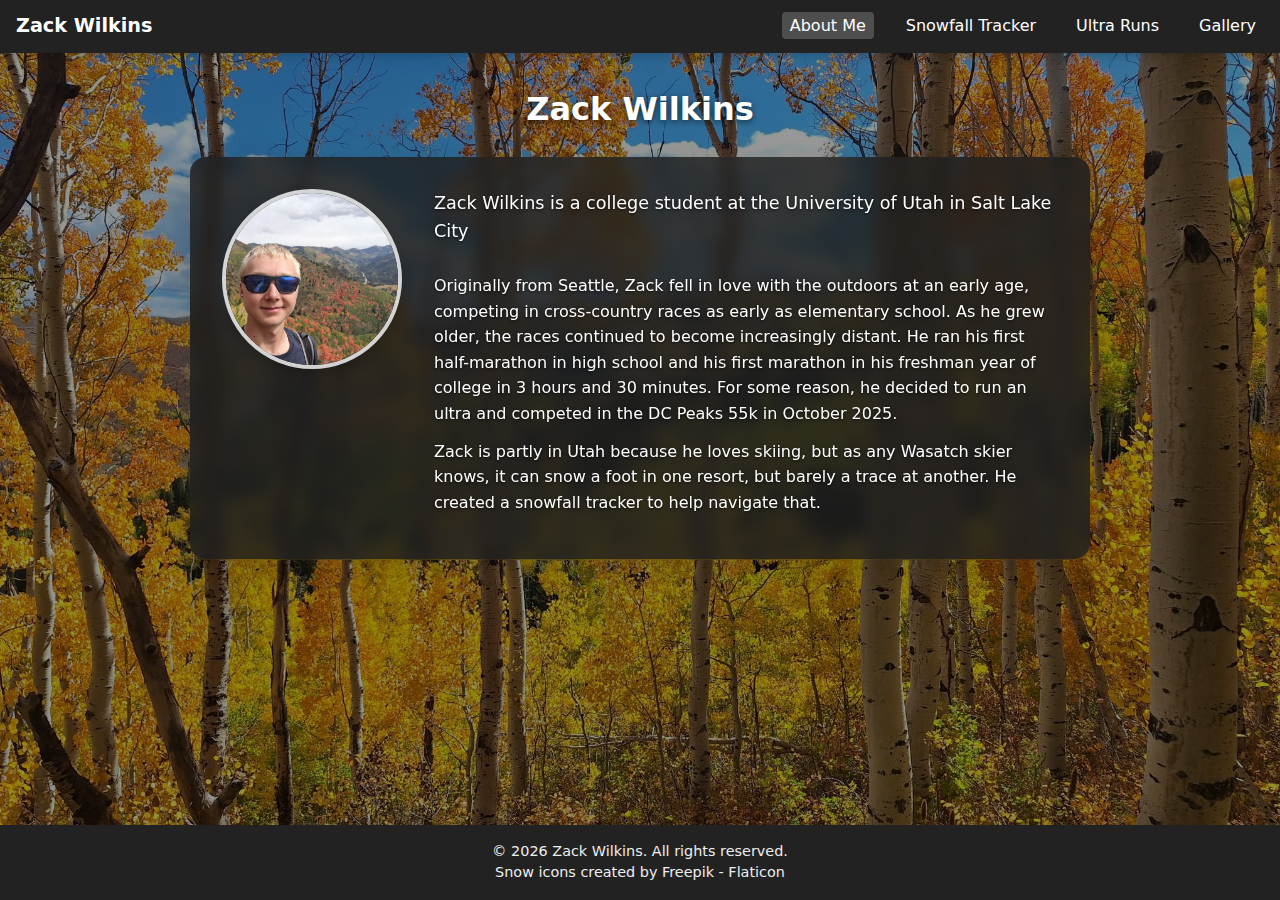
<file: index.html>
<!DOCTYPE html>
<html lang="en">
<head>
    <meta charset="UTF-8">
    <meta name="viewport" content="width=device-width, initial-scale=1.0">
    <title>Zack Wilkins</title>
    <link rel="icon" href="images/favicon.png" type="image/png">
    <link rel="stylesheet" href="styles.css">
</head>
<body class="about-bg">
    <!-- Navbar -->
    <nav class="navbar">
        <div class="nav-brand">Zack Wilkins</div>
        <button class="nav-toggle" aria-label="Toggle menu">☰</button>
        <ul class="nav-menu">
            <li><a href="index.html" class="active">About Me</a></li>
            <li><a href="snowfall.html">Snowfall Tracker</a></li>
            <li><a href="ultras.html">Ultra Runs</a></li>
            <li><a href="gallery.html">Gallery</a></li>
        </ul>
    </nav>

    <main class="container">
        <section class="about">
            <h1>Zack Wilkins</h1>

            <div class="about-card">
                <!-- Profile Image -->
                <img src="images/placeholder_profile.jpg" alt="Zack Wilkins" class="profile-img">

                <!-- Text Container -->
                <div class="about-text">
                    <!-- Intro (always visible) -->
                    <p class="intro">
                        Zack Wilkins is a college student at the University of Utah in Salt Lake City
                    </p>

                    <!-- Full Bio (appears right on desktop, below on mobile) -->
                    <div class="extra">
                        <p>
                        Originally from Seattle, Zack fell in love with the outdoors at an early age, competing in cross-country races as early as elementary school. As he grew older, the races continued to become increasingly distant. He ran his first half-marathon in high school and his first marathon in his freshman year of college in 3 hours and 30 minutes. For some reason, he decided to run an ultra and competed in the DC Peaks 55k in October 2025.
                        </p>
                        <p>
                        Zack is partly in Utah because he loves skiing, but as any Wasatch skier knows, it can snow a foot in one resort, but barely a trace at another. He created a snowfall tracker to help navigate that.
                        </p>
                        <p>
                        </p>
                    </div>
                </div>
            </div>
        </section>
    </main>

    <footer>
        <p>© <span id="year"></span> Zack Wilkins. All rights reserved.</p>        
        <a href="https://www.flaticon.com/free-icons/snow" title="snow icons">Snow icons created by Freepik - Flaticon</a>
    </footer>

    <script src="script.js"></script>
</body>
</html>
</file>
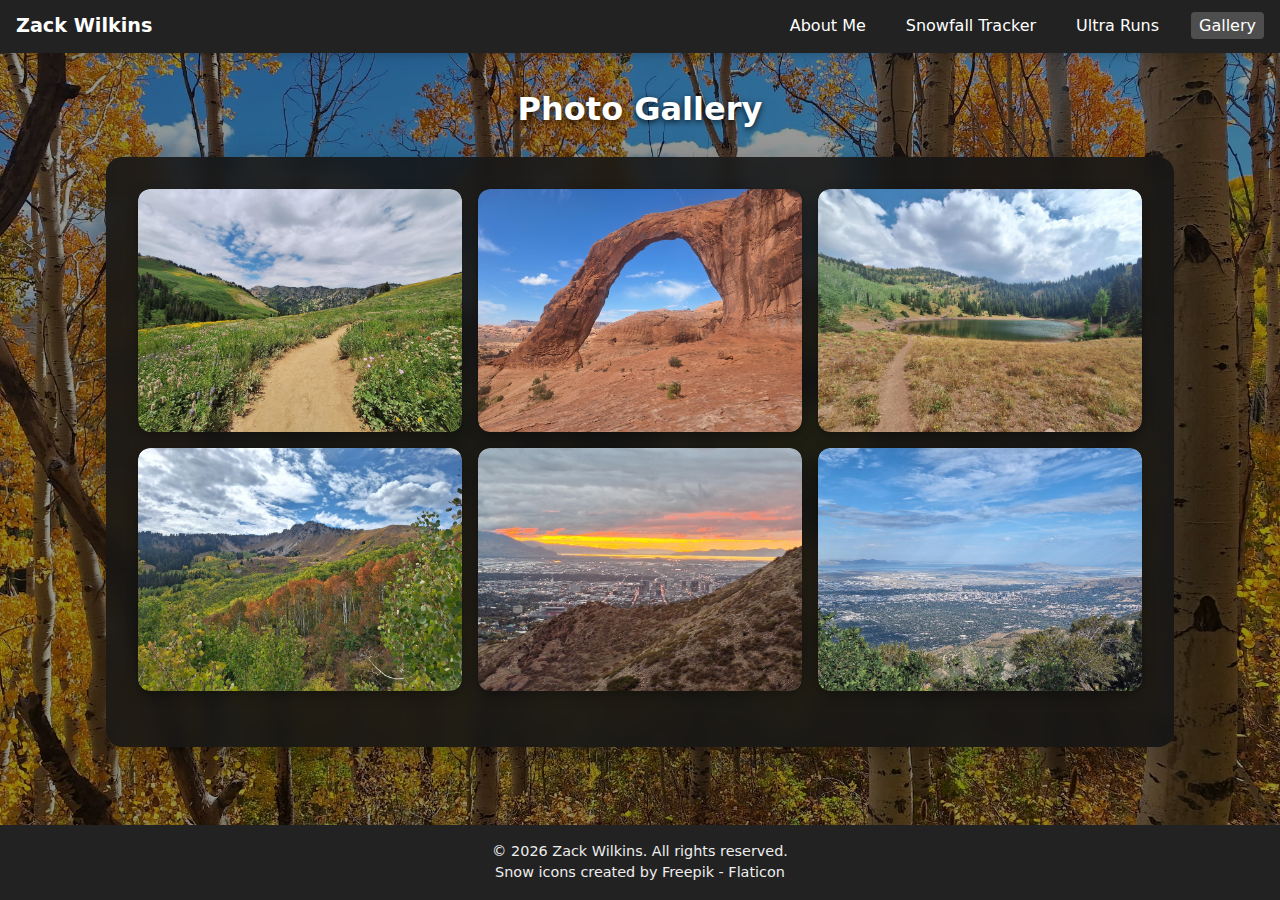
<file: gallery.html>
<!DOCTYPE html>
<html lang="en">
<head>
    <meta charset="UTF-8">
    <meta name="viewport" content="width=device-width, initial-scale=1.0">
    <title>Zack Wilkins - Gallery</title>
    <link rel="icon" href="images/favicon.png" type="image/png">
    <link rel="stylesheet" href="styles.css">
</head>
<body class="about-bg">
    <nav class="navbar">
        <div class="nav-brand">Zack Wilkins</div>
        <button class="nav-toggle" aria-label="Toggle menu">☰</button>
        <ul class="nav-menu">
            <li><a href="index.html">About Me</a></li>
            <li><a href="snowfall.html">Snowfall Tracker</a></li>
            <li><a href="ultras.html">Ultra Runs</a></li>
            <li><a href="gallery.html" class="active">Gallery</a></li>
        </ul>
    </nav>

    <main class="container">
        <section class="gallery">
            <h1>Photo Gallery</h1>

            <!-- NEW: Opaque card like About Me -->
            <div class="gallery-card">
                    <div class="gallery-grid">
                        <!-- Each image in a wrapper for caption overlay -->
                        <div class="gallery-item">
                            <a href="images/gallery/alta-summer-wildflowes.jpg" data-lightbox>
                                <img src="images/gallery/alta-summer-wildflowes.jpg" alt="Summer Wildflowers in Albion Basin at Alta" loading="lazy">
                                <div class="caption-overlay">Summer Wildflowers in Albion Basin at Alta</div>
                            </a>
                        </div>
                        <div class="gallery-item">
                            <a href="images/gallery/corona-arch.jpg" data-lightbox>
                                <img src="images/gallery/corona-arch.jpg" alt="Corona Arch Near Moab" loading="lazy">
                                <div class="caption-overlay">Corona Arch Near Moab</div>
                            </a>
                        </div>
                        <div class="gallery-item">
                            <a href="images/gallery/desolation-lake.jpg" data-lightbox>
                                <img src="images/gallery/desolation-lake.jpg" alt="Desolation Lake" loading="lazy">
                                <div class="caption-overlay">Desolation Lake</div>
                            </a>
                        </div>
                        <div class="gallery-item">
                            <a href="images/gallery/mt-raymond-fall.jpg" data-lightbox>
                                <img src="images/gallery/mt-raymond-fall.jpg" alt="Mt. Raymond with Fall Colors" loading="lazy">
                                <div class="caption-overlay">Mt. Raymond with Fall Colors</div>
                            </a>
                        </div>
                        <div class="gallery-item">
                            <a href="images/gallery/mt-wire-sunset.jpg" data-lightbox>
                                <img src="images/gallery/mt-wire-sunset.jpg" alt="Sunset from Mt. Wire" loading="lazy">
                                <div class="caption-overlay">Sunset from Mt. Wire</div>
                            </a>
                        </div>
                        <div class="gallery-item">
                            <a href="images/gallery/salt-lake-from-grandeur.jpg" data-lightbox>
                                <img src="images/gallery/salt-lake-from-grandeur.jpg" alt="Salt Lake City from Grandeur Peak" loading="lazy">
                                <div class="caption-overlay">Salt Lake City from Grandeur Peak</div>
                            </a>
                        </div>
                    </div>

                    <!-- Lightbox Overlay (hidden by default) -->
                    <div id="lightbox" class="lightbox">
                        <span class="lightbox-close">&times;</span>
                        <img class="lightbox-content" id="lightbox-img">
                    </div>
            </div>
        </section>
    </main>

    <footer>
        <p>© <span id="year"></span> Zack Wilkins. All rights reserved.</p>
        <a href="https://www.flaticon.com/free-icons/snow" title="snow icons">Snow icons created by Freepik - Flaticon</a>
    </footer>

    <script src="script.js"></script>
</body>
</html>
</file>
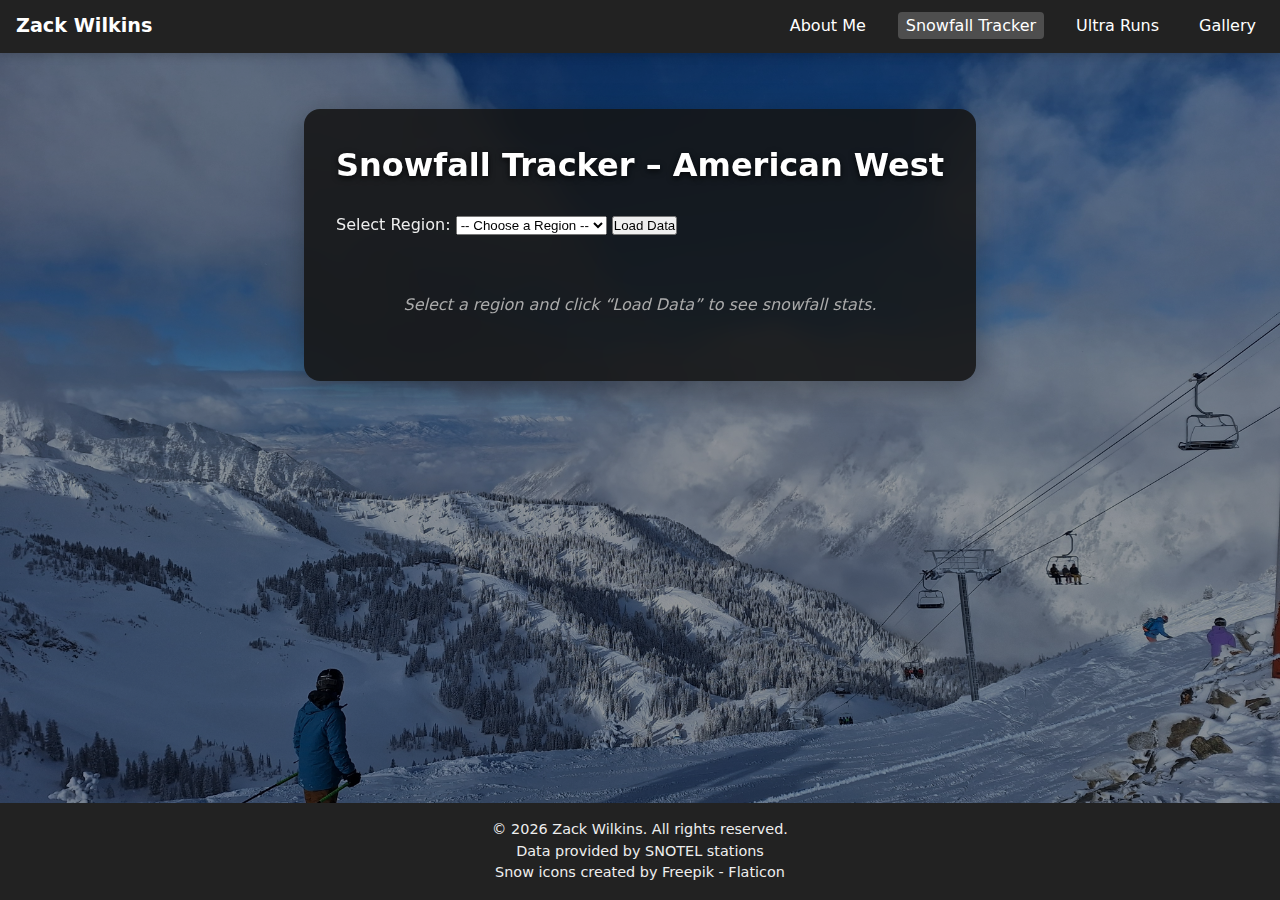
<file: snowfall.html>
<!DOCTYPE html>
<html lang="en">
<head>
    <meta charset="UTF-8">
    <meta name="viewport" content="width=device-width, initial-scale=1.0">
    <title>Zack Wilkins - Snowfall</title>
    <link rel="icon" href="images/favicon.png" type="image/png">
    <link rel="stylesheet" href="styles.css">
</head>
<body class="snowfall-bg"> <!-- NEW: snowfall-specific background class -->
    <nav class="navbar">
        <div class="nav-brand">Zack Wilkins</div>
        <button class="nav-toggle" aria-label="Toggle menu">☰</button>
        <ul class="nav-menu">
            <li><a href="index.html">About Me</a></li>
            <li><a href="snowfall.html" class="active">Snowfall Tracker</a></li>
            <li><a href="ultras.html">Ultra Runs</a></li>
            <li><a href="gallery.html">Gallery</a></li>
        </ul>
    </nav>

    <main class="container">
        <!-- NEW: Opaque card like other pages -->
        <div class="snowfall-card">
            <h1>Snowfall Tracker – American West</h1>

            <div class="controls">
                <label for="location">Select Region:</label>
                <select id="location">
                    <option value="">-- Choose a Region --</option>
                    <option value="slc">Salt Lake City, UT</option>
                    <option value="seattle">Seattle, WA</option>
                    <option value="reno">Reno-Tahoe, NV</option>
                    <option value="denver">Denver, CO</option>
                </select>
                <button id="fetch-btn">Load Data</button>
            </div>
            <div id="snowfall-results" class="results-grid">
                <!-- Cards will be injected here by JS -->
                <p class="placeholder">Select a region and click “Load Data” to see snowfall stats.</p>
            </div>
        </div>
    </main>

    <footer>
        <p>© <span id="year"></span> Zack Wilkins. All rights reserved.</p>  
        <p> Data provided by SNOTEL stations</p>      
        <a href="https://www.flaticon.com/free-icons/snow" title="snow icons">Snow icons created by Freepik - Flaticon</a>
    </footer>

    <script src="script.js"></script>
</body>
</html>
</file>
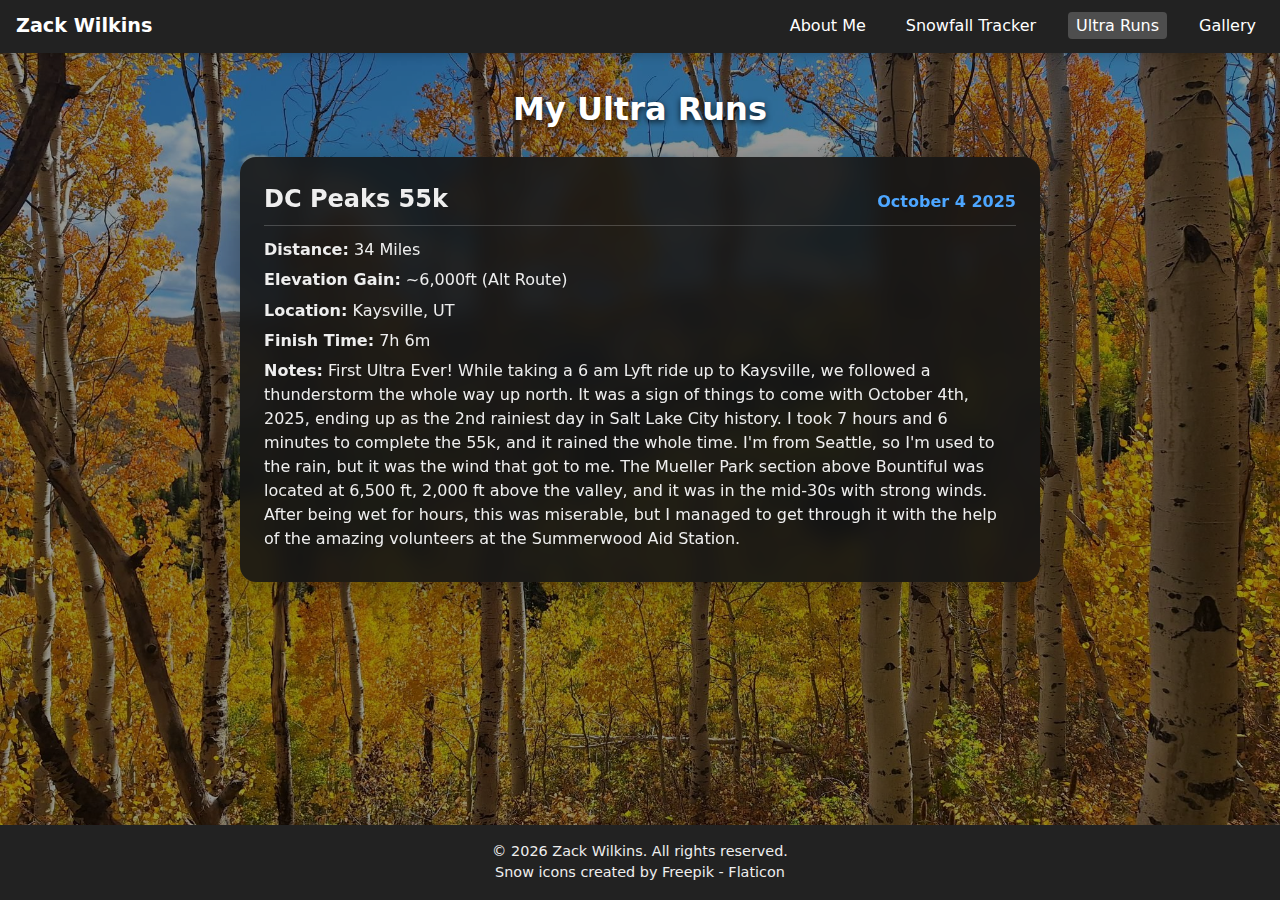
<file: ultras.html>
<!DOCTYPE html>
<html lang="en">
<head>
    <meta charset="UTF-8">
    <meta name="viewport" content="width=device-width, initial-scale=1.0">
    <title>Zack Wilkins - Ultras</title>
    <link rel="icon" href="images/favicon.png" type="image/png">
    <link rel="stylesheet" href="styles.css">
</head>
<body class="about-bg">
    <nav class="navbar">
        <div class="nav-brand">Zack Wilkins</div>
        <button class="nav-toggle" aria-label="Toggle menu">☰</button>
        <ul class="nav-menu">
            <li><a href="index.html">About Me</a></li>
            <li><a href="snowfall.html">Snowfall Tracker</a></li>
            <li><a href="ultras.html" class="active">Ultra Runs</a></li>
            <li><a href="gallery.html">Gallery</a></li>
        </ul>
    </nav>

    <main class="container">
        <section class="ultra-list">
            <h1>My Ultra Runs</h1>

            <div class="ultra-card">
                <div class="ultra-header">
                    <h2>DC Peaks 55k</h2>
                    <span class="ultra-date">October 4 2025</span>
                </div>
                <div class="ultra-details">
                    <p><strong>Distance:</strong> 34 Miles</p>
                    <p><strong>Elevation Gain:</strong> ~6,000ft (Alt Route)</p>
                    <p><strong>Location:</strong> Kaysville, UT</p>
                    <p><strong>Finish Time:</strong> 7h 6m</p>
                    <p><strong>Notes:</strong> First Ultra Ever! While taking a 6 am Lyft ride up to Kaysville, we followed a thunderstorm the whole way up north. It was a sign of things to come with October 4th, 2025, ending up as the 2nd rainiest day in Salt Lake City history. I took 7 hours and 6 minutes to complete the 55k, and it rained the whole time. I'm from Seattle, so I'm used to the rain, but it was the wind that got to me. The Mueller Park section above Bountiful was located at 6,500 ft, 2,000 ft above the valley, and it was in the mid-30s with strong winds. After being wet for hours, this was miserable, but I managed to get through it with the help of the amazing volunteers at the Summerwood Aid Station.</p>
                </div>
            </div>
        </section>
    </main>

    <footer>
        <p>© <span id="year"></span> Zack Wilkins. All rights reserved.</p>
        <a href="https://www.flaticon.com/free-icons/snow" title="snow icons">Snow icons created by Freepik - Flaticon</a>
    </footer>

    <script src="script.js"></script>
</body>
</html>
</file>
<file: styles.css>
/* ==== Reset & Base ==== */
*,
*::before,
*::after { box-sizing: border-box; margin:0; padding:0; }
html { font-family: system-ui, -apple-system, sans-serif; line-height: 1.5; }
body { min-height: 100vh; display: flex; flex-direction: column; background:#f9f9fb; color:#333; }
a { color: inherit; text-decoration: none; }
ul { list-style: none; }

/* ==== Layout ==== */
.container { flex: 1; max-width: 1100px; margin: 2rem auto; padding: 0 1rem; }
footer { text-align:center; padding:1rem; background:#222; color:#eee; font-size:0.9rem; }

/* ==== Navbar ==== */
/* ==== FIXED NAVBAR ==== */
.navbar {
    position: sticky;
    top: 0;
    left: 0;
    right: 0;
    z-index: 1000;
    background: #222;
    color: #fff;
    padding: 0.75rem 1rem;
    display: flex;
    align-items: center;
    justify-content: space-between;
    box-shadow: 0 2px 10px rgba(0,0,0,.2);
}
.nav-brand { font-weight: bold; font-size: 1.2rem; }
.nav-toggle { display:none; background:none; border:none; color:#fff; font-size:1.5rem; cursor:pointer; }

.nav-menu { display: flex; gap: 1.5rem; }
.nav-menu a { padding: .25rem .5rem; border-radius: 4px; transition: background .2s; }
.nav-menu a:hover, .nav-menu a.active { background: rgba(255,255,255,.2); }

/* Mobile */
@media (max-width: 640px) {
    .nav-toggle { display: block; }
    .nav-menu { position: fixed; top: 0; right: -100%; width: 70%; height: 100vh; background: #222; flex-direction: column; padding: 4rem 1rem; transition: right .3s; }
    .nav-menu.active { right:0; }
    .nav-menu a { display:block; margin:.5rem 0; font-size:1.1rem; }
}

/* ==== Page Specific ==== */
.about-content { display:flex; gap:2rem; align-items:center; flex-wrap:wrap; margin-top:1.5rem; }
.profile-img { border-radius:50%; width:180px; height:180px; object-fit:cover; }

.snowfall .controls { margin:1.5rem 0; display:flex; gap:.5rem; flex-wrap:wrap; align-items:center; }
.snowfall select, .snowfall button { padding:.5rem .75rem; font-size:1rem; }
.snowfall button { background:#0066cc; color:#fff; border:none; border-radius:4px; cursor:pointer; }
.snowfall button:hover { background:#0055aa; }

.results {
    margin-top: 1.5rem;
    padding: 1.5rem;
    background: rgba(0, 0, 0, 0.85); /* BLACK background */
    border-radius: 12px;
    border: 1px solid rgba(255, 255, 255, 0.15);
    color: #eee;
    font-size: 1.1rem;
    line-height: 1.6;
    box-shadow: 0 6px 20px rgba(0, 0, 0, 0.3);
    backdrop-filter: blur(4px);
}

.results h3 {
    margin: 0 0 1rem;
    color: #fff;
    font-size: 1.4rem;
    text-align: center;
}

.results ul {
    list-style: none;
    margin: 0;
    padding: 0;
}

.results li {
    padding: 0.4rem 0;
    border-bottom: 1px solid rgba(255, 255, 255, 0.1);
}

.results li:last-child {
    border-bottom: none;
}
.placeholder { color:#777; font-style:italic; }
/* ==== About Page Background ==== */
.about-bg {
    background: url('images/about-bg.jpg') center/cover no-repeat fixed;
    position: relative;
}

/* Optional: dark overlay so text stays readable */
.about-bg::before {
    content: '';
    position: absolute;
    top: 0; left: 0; right: 0; bottom: 0;
    background: rgba(0, 0, 0, 0.4); /* Dark tint */
    z-index: 0;
}

/* Ensure content appears above overlay */
.about-bg .container,
.about-bg .navbar,
.about-bg footer {
    position: relative;
    z-index: 1;
}

/* Optional: improve text contrast on dark backgrounds */
.about-bg .about h1,
.about-bg .about p,
.about-bg .about-content {
    color: #fff;
    text-shadow: 0 1px 3px rgba(0,0,0,.7);
}
.about-bg .profile-img {
    border: 4px solid rgba(255,255,255,.8);
}

/* ==== About Card – Desktop: Text Right | Mobile: Text Below ==== */
.about-card {
    background: rgba(30,30,30, 0.80);
    backdrop-filter: blur(8px);
    border-radius: 16px;
    padding: 2rem;
    margin-top: 1.5rem;
    box-shadow: 0 8px 32px rgba(0, 0, 0, 0.15);
    display: flex;
    gap: 2rem;
    align-items: flex-start;
    max-width: 900px;
    margin-left: auto;
    margin-right: auto;
}

.profile-img {
    width: 180px;
    height: 180px;
    border-radius: 50%;
    object-fit: cover;
    border: 5px solid rgba(255, 255, 255, 0.9);
    flex-shrink: 0;
    box-shadow: 0 4px 12px rgba(0, 0, 0, 0.2);
}

.about-text {
    flex: 1;
    display: flex;
    flex-direction: column;
    gap: 1rem;
}

.intro {
    margin: 0;
    font-size: 1.1rem;
    line-height: 1.6;
}

.extra {
    font-size: 1rem;
    line-height: 1.6;
    color: #333;
}

.extra p {
    margin: 0.75rem 0;
}

/* Mobile: Stack image on top, full text below */
@media (max-width: 640px) {
    .about-card {
        flex-direction: column;
        align-items: center;
        text-align: center;
        padding: 1.5rem;
    }
    .profile-img {
        width: 150px;
        height: 150px;
    }
}

/* Ensure text stays readable over background */
.about-bg .about h1 {
    color: #fff;
    text-shadow: 0 2px 6px rgba(0,0,0,.6);
    text-align: center;
}

/* ==== Ultra Runs Page ==== */
.ultra-list h1 { text-align: center; color: #fff; text-shadow: 0 2px 6px rgba(0,0,0,.8); }
.ultra-card {
    background: rgba(20, 20, 20, 0.88);
    backdrop-filter: blur(10px);
    border-radius: 16px;
    padding: 1.5rem;
    margin: 1.5rem auto;
    max-width: 800px;
    color: #eee;
    box-shadow: 0 8px 32px rgba(0,0,0,.3);
}
.ultra-header {
    display: flex;
    justify-content: space-between;
    align-items: baseline;
    border-bottom: 1px solid rgba(255,255,255,.2);
    padding-bottom: .5rem;
    margin-bottom: .75rem;
}
.ultra-header h2 { margin: 0; font-size: 1.5rem; }
.ultra-date { font-weight: bold; color: #4da6ff; }
.ultra-details p { margin: .4rem 0; }
.coming-soon { text-align: center; font-style: italic; color: #aaa; margin-top: 2rem; }

/* ==== Gallery Page ==== */
.gallery h1 { text-align: center; color: #fff; text-shadow: 0 2px 6px rgba(0,0,0,.8); }
.gallery-subtitle { text-align: center; color: #ccc; font-style: italic; margin-bottom: 2rem; }
.gallery-grid {
    display: grid;
    grid-template-columns: repeat(auto-fill, minmax(250px, 1fr));
    gap: 1rem;
    max-width: 1100px;
    margin: 0 auto;
}
.gallery-grid img {
    width: 100%;
    height: auto;
    border-radius: 12px;
    box-shadow: 0 4px 12px rgba(0,0,0,.3);
    transition: transform .2s, box-shadow .2s;
}
.gallery-grid img:hover {
    transform: scale(1.03);
    box-shadow: 0 8px 20px rgba(0,0,0,.4);
}
.gallery-note { text-align: center; color: #aaa; margin-top: 2rem; font-style: italic; }

/* Mobile adjustments */
@media (max-width: 640px) {
    .ultra-card { padding: 1.2rem; }
    .gallery-grid { grid-template-columns: 1fr; }
}

/* ==== Gallery Card – Opaque Black Glass (Like About Me) ==== */
.gallery-card {
    background: rgba(20, 20, 20, 0.88);
    backdrop-filter: blur(10px);
    border-radius: 16px;
    padding: 2rem;
    margin: 1.5rem auto;
    max-width: 1100px;
    box-shadow: 0 8px 32px rgba(0, 0, 0, 0.3);
    color: #eee;
}

.gallery-subtitle {
    text-align: center;
    font-style: italic;
    margin-bottom: 1.5rem;
    color: #ccc;
}

.gallery-grid {
    display: grid;
    grid-template-columns: repeat(auto-fill, minmax(250px, 1fr));
    gap: 1rem;
    margin-bottom: 1.5rem;
}

.gallery-grid img {
    width: 100%;
    height: auto;
    border-radius: 12px;
    box-shadow: 0 4px 12px rgba(0,0,0,.3);
    transition: transform .2s, box-shadow .2s;
}

.gallery-grid img:hover {
    transform: scale(1.03);
    box-shadow: 0 8px 20px rgba(0,0,0,.4);
}

.gallery-note {
    text-align: center;
    font-style: italic;
    color: #aaa;
    margin: 0;
}

/* Mobile: Stack grid */
@media (max-width: 640px) {
    .gallery-card {
        padding: 1.5rem;
        margin: 1rem;
    }
    .gallery-grid {
        grid-template-columns: 1fr;
    }
}

/* ==== Gallery Thumbnails with Hover Captions ==== */
.gallery-item {
    position: relative;
    overflow: hidden;
    border-radius: 12px;
    box-shadow: 0 4px 12px rgba(0,0,0,.3);
    transition: transform .2s, box-shadow .2s;
}

.gallery-item:hover {
    transform: scale(1.03);
    box-shadow: 0 8px 20px rgba(0,0,0,.4);
}

.gallery-item img {
    width: 100%;
    height: auto;
    display: block;
    border-radius: 12px;
}

.caption-overlay {
    position: absolute;
    bottom: 0;
    left: 0;
    width: 100%;
    padding: 1.2rem 0.8rem;
    background: linear-gradient(transparent, rgba(0,0,0,0.8));
    color: #fff;
    font-size: 0.95rem;
    font-weight: 500;
    text-align: center;
    text-shadow: 0 1px 3px rgba(0,0,0,.8);
    transform: translateY(50%);
    opacity: 0;
    transition: transform .3s ease, opacity .3s ease;
    pointer-events: none;
}

.gallery-item:hover .caption-overlay,
.gallery-item:focus-within .caption-overlay {  /* For mobile tap */
    transform: translateY(0);
    opacity: 1;
}

/* Lightbox link fills the item */
.gallery-item a {
    display: block;
    color: inherit;
}

/* ==== LIGHTBOX ==== */
.lightbox {
    display: none;
    position: fixed;
    z-index: 1000;
    left: 0; top: 0;
    width: 100%; height: 100%;
    background: rgba(0, 0, 0, 0.95);
    backdrop-filter: blur(8px);
    align-items: center;
    justify-content: center;
    padding: 2rem;
    box-sizing: border-box;
}

.lightbox.active {
    display: flex;
}

.lightbox-content {
    max-width: 90%;
    max-height: 90%;
    border-radius: 12px;
    box-shadow: 0 8px 32px rgba(0, 0, 0, 0.5);
    object-fit: contain;
}

.lightbox-close {
    position: absolute;
    top: 1.5rem;
    right: 2rem;
    color: #fff;
    font-size: 2.5rem;
    font-weight: bold;
    cursor: pointer;
    user-select: none;
    text-shadow: 0 0 8px rgba(0,0,0,.8);
}

.lightbox-close:hover {
    color: #ff5a5a;
}

/* Optional: Smooth fade-in */
.lightbox {
    opacity: 0;
    transition: opacity .2s;
}
.lightbox.active {
    opacity: 1;
}

/* Prevent page scroll when lightbox open */
body.lightbox-open {
    overflow: hidden;
}

/* ==== Snowfall Page Background ==== */
.snowfall-bg {
    background: url('images/snowfall-bg.jpg') center/cover no-repeat fixed;
    position: relative;
}

/* Optional: dark overlay so text stays readable */
.snowfall-bg::before {
    content: '';
    position: absolute;
    top: 0; left: 0; right: 0; bottom: 0;
    background: rgba(0, 0, 0, 0.4); /* Dark tint */
    z-index: 0;
}

/* Ensure content appears above overlay */
.snowfall-bg .container,
.snowfall-bg .navbar,
.snowfall-bg footer {
    position: relative;
    z-index: 1;
}

/* ==== Snowfall Card – Opaque Black Glass (Like Other Pages) ==== */
.snowfall-card {
    background: rgba(20, 20, 20, 0.88);
    backdrop-filter: blur(10px);
    border-radius: 16px;
    padding: 2rem;
    margin: 1.5rem auto;
    max-width: 800px;
    box-shadow: 0 8px 32px rgba(0, 0, 0, 0.3);
    color: #eee;
}

.snowfall-card h1 {
    color: #fff;
    text-align: center;
    text-shadow: 0 2px 6px rgba(0,0,0,.8);
    margin-bottom: 1.5rem;
}

/* ==== Snowfall Controls – Modern, Clean, High-Contrast ==== */
.snowfall .controls {
    display: flex;
    gap: 1rem;
    align-items: center;
    justify-content: center;
    flex-wrap: wrap;
    margin: 2rem 0;
    font-family: system-ui, -apple-system, sans-serif;
}

.snowfall .controls label {
    color: #fff;
    font-weight: 600;
    font-size: 1.1rem;
    text-shadow: 0 1px 3px rgba(0,0,0,.7);
    white-space: nowrap;
}

.snowfall select {
    padding: 0.75rem 1rem;
    font-size: 1rem;
    background: rgba(255, 255, 255, 0.95);
    color: #222;
    border: none;
    border-radius: 12px;
    min-width: 220px;
    box-shadow: 0 4px 12px rgba(0,0,0,.2);
    appearance: none;
    background-image: url("data:image/svg+xml;charset=UTF-8,%3csvg xmlns='http://www.w3.org/2000/svg' viewBox='0 0 24 24' fill='%23666'%3e%3cpath d='M7 10l5 5 5-5z'/%3e%3c/svg%3e");
    background-repeat: no-repeat;
    background-position: right 1rem center;
    background-size: 12px;
    transition: all .2s ease;
}

.snowfall select:focus {
    outline: none;
    box-shadow: 0 0 0 3px rgba(0, 102, 204, 0.4);
    background-color: #fff;
}

.snowfall button {
    padding: 0.75rem 1.5rem;
    font-size: 1rem;
    font-weight: 600;
    background: #0066cc;
    color: #fff;
    border: none;
    border-radius: 12px;
    cursor: pointer;
    box-shadow: 0 4px 12px rgba(0,0,0,.2);
    transition: all .2s ease;
    text-transform: uppercase;
    letter-spacing: 0.5px;
}

.snowfall button:hover {
    background: #0055aa;
    transform: translateY(-1px);
    box-shadow: 0 6px 16px rgba(0,0,0,.3);
}

.snowfall button:active {
    transform: translateY(0);
}

/* Mobile: Stack vertically */
@media (max-width: 640px) {
    .snowfall .controls {
        flex-direction: column;
        align-items: stretch;
    }
    .snowfall .controls label {
        text-align: center;
        margin-bottom: 0.5rem;
    }
    .snowfall select,
    .snowfall button {
        width: 100%;
    }
}

/* ==== Snowfall Results – Stacked Metric Cards ==== */
.results-grid {
    display: flex;
    flex-direction: column;
    gap: 1rem;
    margin-top: 1.5rem;
}

.metric-card {
    display: flex;
    justify-content: space-between;
    align-items: center;
    background: #fff;
    border: 1px solid #ddd;
    border-radius: 8px;
    padding: 1rem 1.5rem;
    box-shadow: 0 2px 6px rgba(0,0,0,.08);
    transition: transform .15s ease, box-shadow .15s ease;
}

.metric-card:hover {
    transform: translateY(-1px);
    box-shadow: 0 4px 12px rgba(0,0,0,.12);
}

.metric-label {
    display: flex;
    flex-direction: column;
    gap: 0.25rem;
    font-size: 1rem;
    color: #333;
}

.metric-label > div:first-child {
    font-weight: 600;
    font-size: 1.1rem;
}

.verified {
    font-size: 0.8rem;
    color: #666;
    font-style: italic;
}

.metric-value {
    font-size: 2.2rem;
    font-weight: 700;
    color: #000;
    letter-spacing: -1px;
}

/* Placeholder */
.placeholder {
    text-align: center;
    color: #aaa;
    font-style: italic;
    margin: 2rem 0;
}

/* Mobile */
@media (max-width: 640px) {
    .metric-card {
        padding: 1rem;
    }
    .metric-value {
        font-size: 1.9rem;
    }
}
</file>
